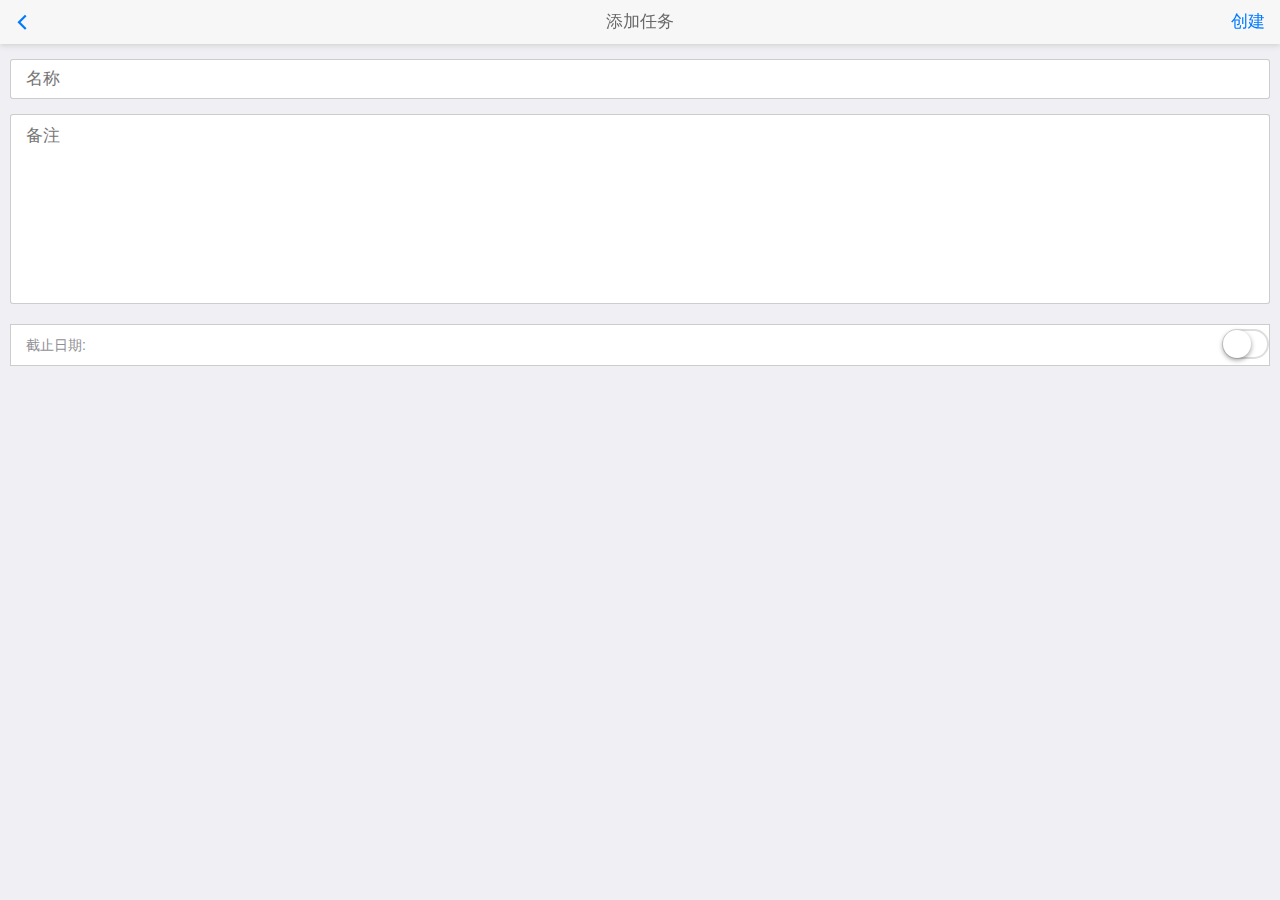
<file: components/Add/add.html>
<!DOCTYPE html>
<html>
	<head>
		<meta charset="UTF-8">
		<title></title>
		<meta name="viewport" content="width=device-width,initial-scale=1,minimum-scale=1,maximum-scale=1,user-scalable=no" />
		<meta name="apple-mobile-web-app-capable" content="yes">
		<meta name="apple-mobile-web-app-status-bar-style" content="black-translucent">
		<link href="../../css/mui.min.css" rel="stylesheet" />
		<script src="../../js/mui.min.js"></script>
		<script src="../../js/vue.min.js"></script>
		<script src="../../js/mui.picker.min.js" type="text/javascript" charset="utf-8"></script>
		<link rel="stylesheet" type="text/css" href="../../css/mui.picker.min.css"/>
		<link rel="stylesheet" type="text/css" href="../../css/loading.css"/>
		<script src="../../js/util.js" type="text/javascript" charset="utf-8"></script>
		<script src="../../js/url.js" type="text/javascript" charset="utf-8"></script>
		<style type="text/css">
			html,body{
				height: 100%;
				width: 100%;
				font-family:Helvetica;
			}
			.create{
				display: inline-block;
				float: right;
				height: 100%;
				line-height: 44px;
				width: 44px;
				text-align: center;
			}
			.wrap{
				margin-top: 15px;
				width: 100%;
				box-sizing: border-box;
				padding: 0 10px;
			}
			.switch{
				width: 100%;
				background: white;
				border: 1px solid rgba(0,0,0,.2);
				box-sizing: border-box;
			}
			.switch p{
				margin-left: 15px;
				float: left;
				height: 100%;
				line-height: 40px;
				margin-bottom: 0;
			}
			.switch .dataSwitch{
				margin-top: 4px;
				float: right;
			}
			.switch .dataContent{
				margin-top: 40px;
				height: 0;
				overflow: hidden;
				transition: all .4s;
				box-sizing: border-box;
				line-height: 40px;
				text-align: center;
			}
			.switch .dataContent span{
				padding-right: 10px;
			}
		</style>
	</head>
	<body>
		<div id="loading" class="loading">
			<div class="spinner">
				<div class="bounce1"></div>
				<div class="bounce2"></div>
				<div class="bounce3"></div>
			</div>
		</div>
		
		<header class="mui-bar mui-bar-nav">
		    <a class="mui-action-back mui-icon mui-icon-left-nav mui-pull-left"></a>
		    <h1 class="mui-title" style="color: #686868;">添加任务</h1>
		    <a href="javascript:;" id="create" class="create">创建</a>
		</header>
		<div class="mui-content">
			<div class="wrap">
				<div class="input">
					<input id="listname" type="text" placeholder="名称" />
				</div>
				<div class="input">
					<textarea id="listremark" maxlength="200" rows="8" placeholder="备注" ></textarea>
				</div>
				<div class="switch mui-clearfix">
					<p>截止日期:<span id="endStatus"></span></p>
					<div id="dataSwitch" class="dataSwitch mui-switch mui-switch-mini">
						<div class="mui-switch-handle"></div>
					</div>
					<div id="dataContent" class="dataContent mui-clearfix">
						<span id="endDate"></span>
						<a id="selectDate" href="javascript:;">选择</a>
					</div>
				</div>
				<!--<button type="button" id="aaa">啊啊</button>-->
			</div>
		</div>
		<script src="add.js" type="text/javascript" charset="utf-8"></script>
	</body>
</html>
</file>
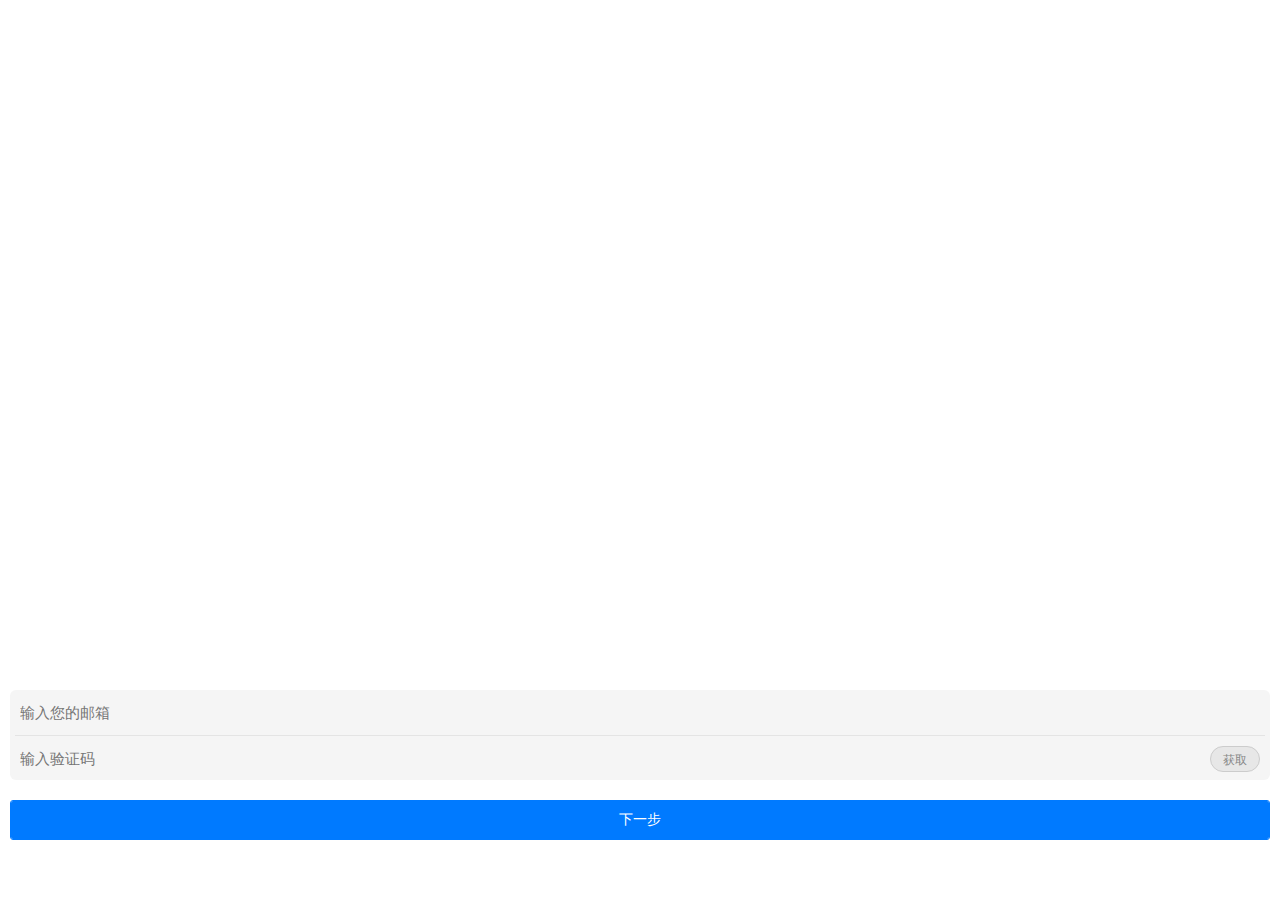
<file: components/Forgot/forgot.html>
<!DOCTYPE html>
<html>
	<head>
		<meta charset="UTF-8">
		<title></title>
		<meta name="viewport" content="width=device-width,initial-scale=1,minimum-scale=1,maximum-scale=1,user-scalable=no" />
		<meta name="apple-mobile-web-app-capable" content="yes">
		<meta name="apple-mobile-web-app-status-bar-style" content="black-translucent">
		<link href="../../css/mui.min.css" rel="stylesheet" />
		<script src="../../js/mui.min.js" type="text/javascript" charset="utf-8"></script>
		<script src="../../js/vue.min.js" type="text/javascript" charset="utf-8"></script>
		<script src="../../js/url.js" type="text/javascript" charset="utf-8"></script>
		<style type="text/css">
			html,body{
				width: 100%;
				height: 100%;
				overflow: hidden;
				background: white;
			}
			.myIcon{
				font-size: 20px;
			}
			#forgot{
				width: 100%;
				height: 100%;
				position: relative;
			}
			.wrap{
				width: 100%;
				box-sizing: border-box;
				position: absolute;
				bottom: 50px;
				padding: 10px;
				left: 0;
			}
			.form{
				background: #F5F5F5;
				padding: 0 5px;
				border-radius: 6px;
			}
			.form .formItem{
				width: 100%;
				height: 45px;
				border-top: 1px solid #E4E4E4;
				display: flex;
			}
			.form .formItem:nth-child(1){
				border-top: 0 solid transparent;
				border-top: none;
			}
			.form .formItem input[type='text']{
				line-height: 21px;
				width: 100%;
			    height: 45px; 
			    margin-bottom: 0; 
			    padding: 0; 
			    -webkit-user-select: text; 
			    border-radius: 3px; 
			    outline: 0; 
			    background-color: transparent; 
				outline: none;
				-webkit-appearance: none;
				border-radius: 0;
				border: none;
				font-size: 15px;
				box-sizing: border-box;
				padding:0 5px;
			}
			.form .formItem input.code{
				flex: 1;
				margin-right: 5px;
			}
			.form .formItem .codeBtn{
				display: inline-block;
				width: 50px;
				height: 26px;
				line-height: 26px;
				font-size: 12px;
				background: #E7E7E7;
				margin-top: 10px;
				border-radius: 25px;
				text-align: center;
				color: #888888;
				box-sizing: border-box;
				padding:0;
				margin-right: 5px;
			}
			.wrap .btn{
				display: inline-block;
				width: 100%;
				height: 40px;
				margin: 20px 0 0 0;
				box-sizing: border-box;
			}
		</style>
	</head>
	<body>
		<div id="forgot">
			<div class="wrap">
				<form class="form">
					<div class="formItem">
				    	<input id="usermail" type="text" placeholder="输入您的邮箱">
				    </div>
				    <div class="formItem">
				        <input id="code" class="code" type="text" placeholder="输入验证码">
				        <button type="button" id="codeBtn" class="codeBtn">获取</button>
				    </div>
				</form>
				<button id="next" type="button" class="btn mui-btn mui-btn-primary">下一步</button>
			</div>
		</div>
		<script type="text/javascript">
			var oWrap = document.querySelector('.wrap');
			window.addEventListener('resize',function(){
				var h = document.documentElement.clientHeight || document.body.clientHeight;
				var a = h > 430 ? '50px' : '5px';
				oWrap.style.bottom = a;
			});
		</script>
		<script src="forgot.js" type="text/javascript" charset="utf-8"></script>
	</body>
</html>
</file>
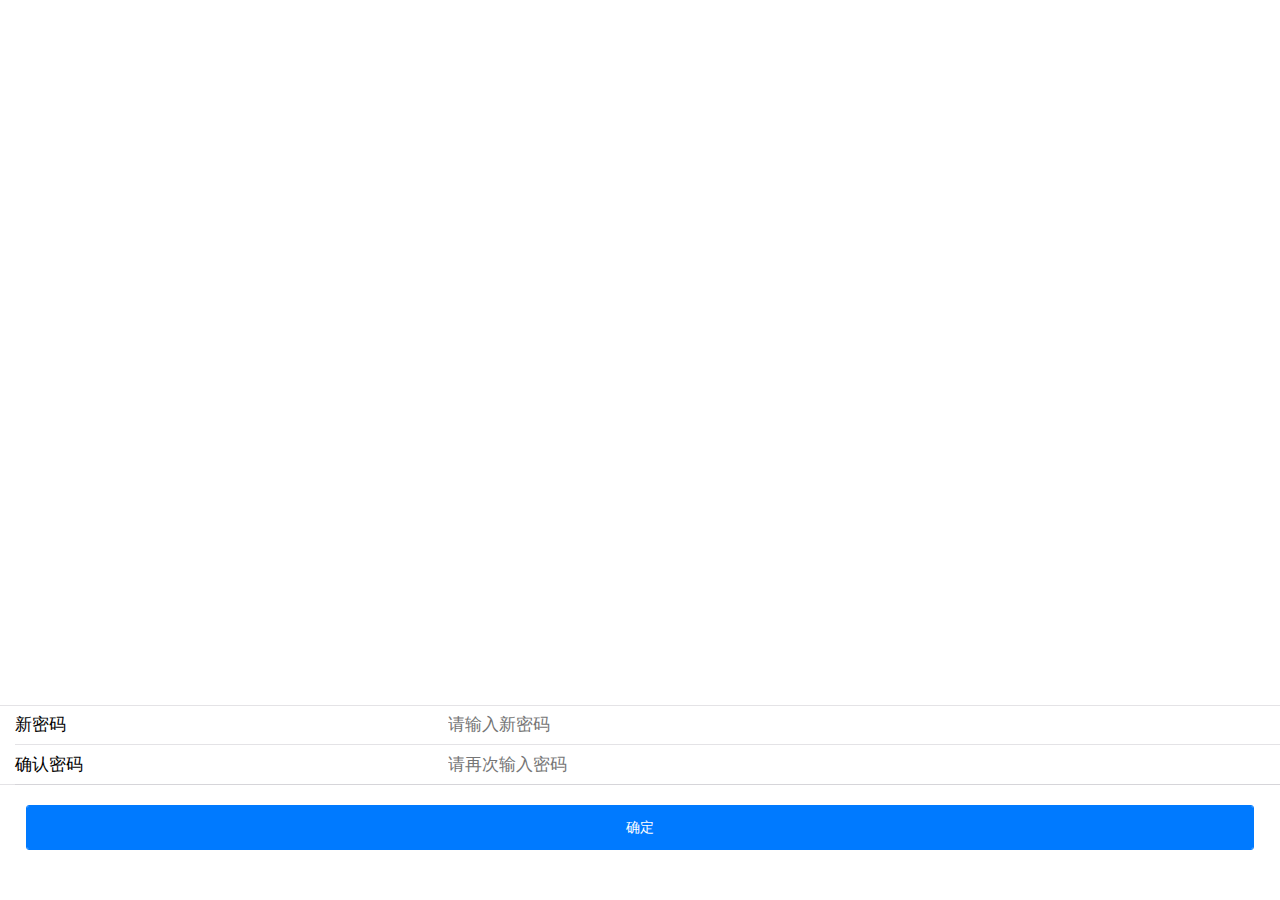
<file: components/Forgot/forgotSubmit.html>
<!DOCTYPE html>
<html>
	<head>
		<meta charset="UTF-8">
		<title></title>
		<meta name="viewport" content="width=device-width,initial-scale=1,minimum-scale=1,maximum-scale=1,user-scalable=no" />
		<meta name="apple-mobile-web-app-capable" content="yes">
		<meta name="apple-mobile-web-app-status-bar-style" content="black-translucent">
		<link href="../../css/mui.min.css" rel="stylesheet" />
		<script src="../../js/mui.min.js" type="text/javascript" charset="utf-8"></script>
		<script src="../../js/vue.min.js" type="text/javascript" charset="utf-8"></script>
		<script src="../../js/url.js" type="text/javascript" charset="utf-8"></script>
		<style type="text/css">
			html,body{
				width: 100%;
				height: 100%;
				overflow: hidden;
				background: white;
			}
			#forgotSubmit{
				width: 100%;
				height: 100%;
				position: relative;
			}
			.wrap{
				width: 100%;
				box-sizing: border-box;
				position: absolute;
				bottom: 50px;
				left: 0;
			}
			.btn{
				margin-top: 20px;
				width: 96%;
				margin-left: 2%;
				height: 45px;
			}
		</style>
	</head>
	<body>
		<div id="forgotSubmit">
			<div class="wrap">
				<form class="mui-input-group">
					<div class="mui-input-row">
						<label>新密码</label>
				    	<input id="password" type="password" placeholder="请输入新密码">
				    </div>
					<div class="mui-input-row">
						<label>确认密码</label>
				    	<input id="passwordOk" type="password" placeholder="请再次输入密码">
				    </div>
				</form>
				<button
					id="queryBtn"
					type="button"
					data-loading-icon="mui-spinner"
					class="btn mui-btn mui-btn-primary">确定</button>
			</div>
		</div>
		<script type="text/javascript">
			var oWrap = document.querySelector('.wrap');
			window.addEventListener('resize',function(){
				var h = document.documentElement.clientHeight || document.body.clientHeight;
				var a = h > 430 ? '50px' : '5px';
				oWrap.style.bottom = a;
			});
		</script>
		<script src="forgotSubmit.js" type="text/javascript" charset="utf-8"></script>
	</body>
</html>
</file>
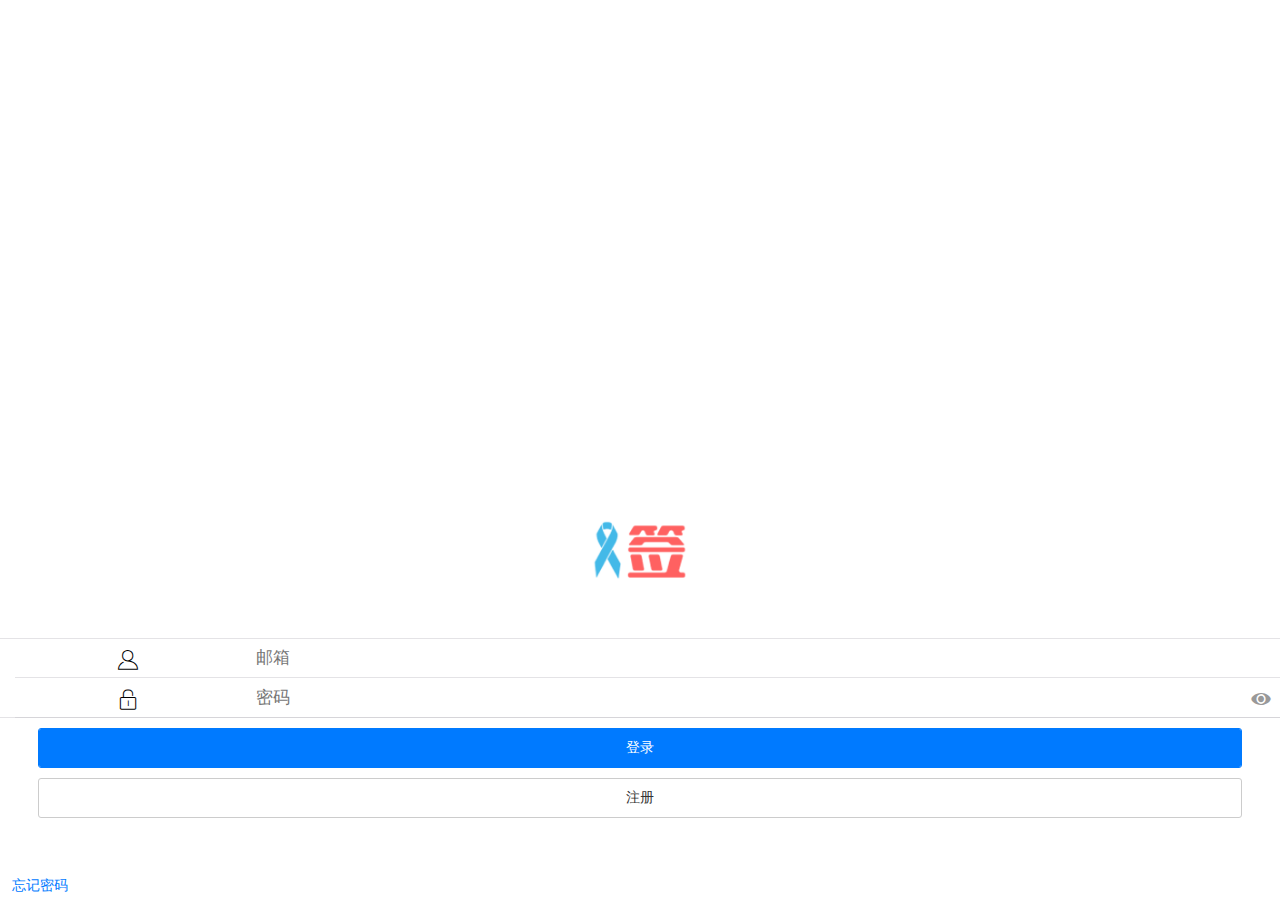
<file: components/Login/login.html>
<!doctype html>
<html>
	<head>
		<meta charset="UTF-8">
		<title></title>
		<meta name="viewport" content="width=device-width,initial-scale=1,minimum-scale=1,maximum-scale=1,user-scalable=no" />
		<meta name="apple-mobile-web-app-capable" content="yes">
		<meta name="apple-mobile-web-app-status-bar-style" content="black-translucent">
		<link href="../../css/mui.min.css" rel="stylesheet" />
		<link rel="stylesheet" type="text/css" href="../../css/iconfont/iconfont.css"/>
		<script src="../../js/mui.min.js" type="text/javascript" charset="utf-8"></script>
		<script src="../../js/url.js" type="text/javascript" charset="utf-8"></script>
		<style type="text/css">
			html,body{
				width: 100%;
				height: 100%;
				overflow: hidden;
				background: white;
			}
			.myIcon{
				font-size: 20px;
			} 
			
			.login{
				height: 100%;
				width: 100%;
				position: relative;
			}
			.logo{
				background: url(../assets/logo108x108.png) left top/cover no-repeat;
				width: 98px;
				height: 98px;
				margin: 0 auto 40px auto;
			}
			.form{
				width: 100%;
				height: 320px;
				position: absolute;
				bottom: 80px;
				left: 0;
			}
			.form .mui-input-row{
				height: 40px;
			}
			.form .mui-input-row label{
				width: 20%;
				text-align: center;
			}
			.form .mui-input-row label~input{
				width: 80%;
				color:#686868;
			}
			
			.form .submit{
				width: 94%;
				height: 40px;
				margin-top: 10px;
				margin-left: 3%;
			}
			
			.forgot {
				position: absolute;
				bottom: 0;
				left: 0;
				width: 80px;
				height: 30px;
				line-height: 30px;
				text-align: center;
				font-size: 14px;
			}
		</style>
	</head>

	<body>
		<div class="login">
			<div class="form">
				<div class="logo"></div>
				<form class="mui-input-group">
				    <div class="mui-input-row">
				        <label><i class="myIcon iconfont icon-account"></i></label>
				    	<input id="usermail" data-type="邮箱" type="text" class="mui-input-clear" placeholder="邮箱">
				    </div>
				    <div class="mui-input-row">
				        <label><i class="myIcon iconfont icon-password"></i></label>
				    	<input id="password" data-type="密码" type="password" class="mui-input-password" placeholder="密码">
				    </div>
				</form>
				<button 
					id="loginBtn" 
					type="button" 
					data-loading-icon="mui-spinner mui-spinner-custom"
					data-loading-text="登录中"
					class="submit mui-btn mui-btn-primary">登录</button>
				<button id="regBtn" type="button" class="submit mui-btn">注册</button>
			</div>
			
			<a id="forgot" class="forgot" href="javascript:;">忘记密码</a>
		</div>
		
		<script src="login.js" type="text/javascript" charset="utf-8"></script>
	</body>

</html>
</file>
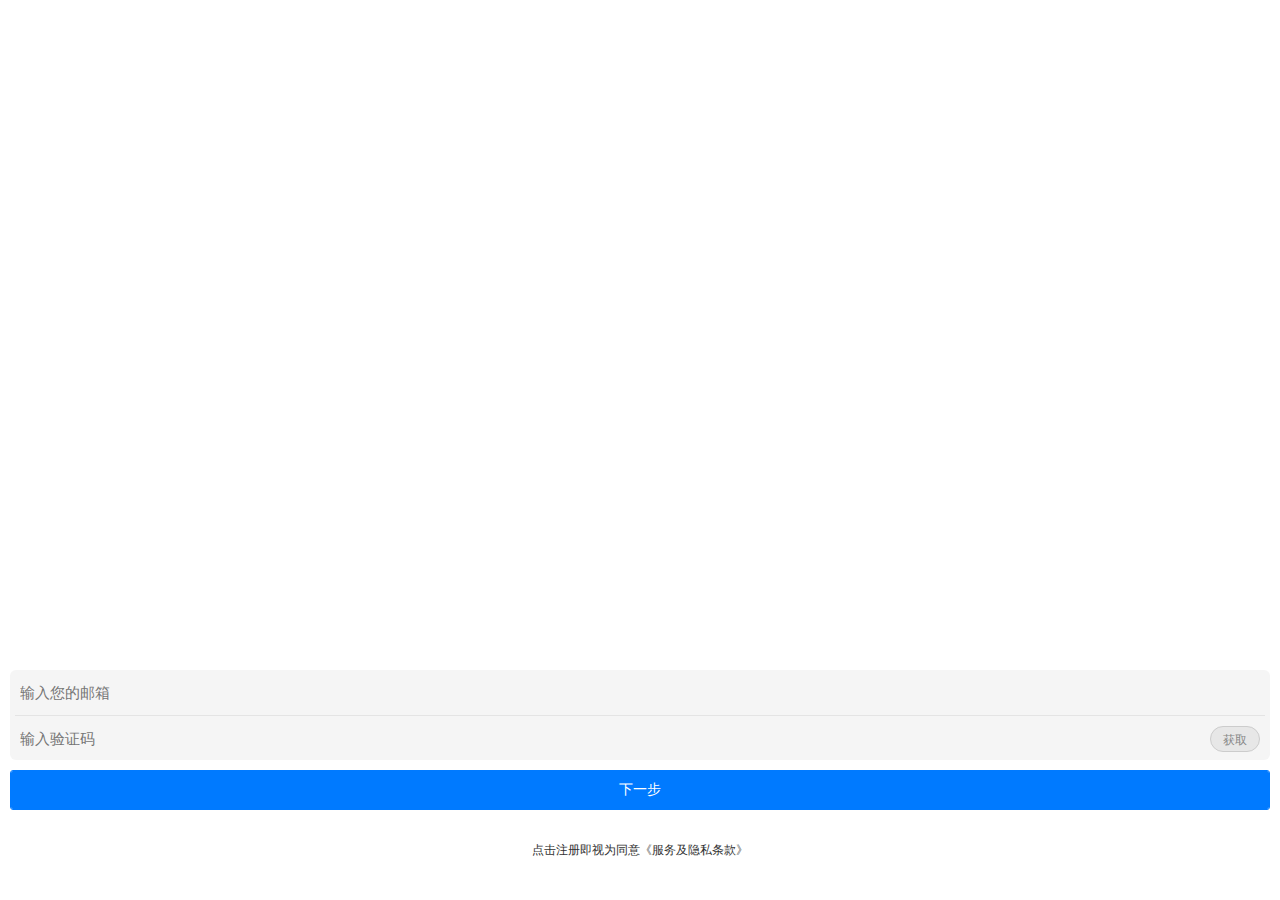
<file: components/Register/register.html>
<!doctype html>
<html>

	<head>
		<meta charset="UTF-8">
		<title></title>
		<meta name="viewport" content="width=device-width,initial-scale=1,minimum-scale=1,maximum-scale=1,user-scalable=no" />
		<meta name="apple-mobile-web-app-capable" content="yes">
		<meta name="apple-mobile-web-app-status-bar-style" content="black-translucent">
		<link href="../../css/mui.min.css" rel="stylesheet" />
		<script src="../../js/mui.min.js" type="text/javascript" charset="utf-8"></script>
		<script src="../../js/vue.min.js" type="text/javascript" charset="utf-8"></script>
		<script src="../../js/url.js" type="text/javascript" charset="utf-8"></script>
		<style type="text/css">
			html,body{
				width: 100%;
				height: 100%;
				overflow: hidden;
				background: white;
			}
			.myIcon{
				font-size: 20px;
			}
			#register{
				width: 100%;
				height: 100%;
				position: relative;
			}
			.wrap{
				width: 100%;
				box-sizing: border-box;
				position: absolute;
				bottom: 80px;
				padding: 10px;
				left: 0;
			}
			.form{
				background: #F5F5F5;
				padding: 0 5px;
				border-radius: 6px;
			}
			.form .formItem{
				width: 100%;
				height: 45px;
				border-top: 1px solid #E4E4E4;
				display: flex;
			}
			.form .formItem:nth-child(1){
				border-top: 0 solid transparent;
				border-top: none;
			}
			.form .formItem input[type='text']{
				line-height: 21px;
				width: 100%;
			    height: 45px;
			    margin-bottom: 0;
			    padding: 0;
			    -webkit-user-select: text;
			    border-radius: 3px;
			    outline: 0;
			    background-color: transparent; 
				outline: none;
				-webkit-appearance: none;
				border-radius: 0;
				border: none;
				font-size: 15px;
				box-sizing: border-box;
				padding:0 5px;
			}
			.form .formItem input.code{
				flex: 1;
				margin-right: 5px;
			}
			.form .formItem .codeBtn{
				display: inline-block;
				width: 50px;
				height: 26px;
				line-height: 26px;
				font-size: 12px;
				background: #E7E7E7;
				margin-top: 10px;
				border-radius: 25px;
				text-align: center;
				color: #888888;
				box-sizing: border-box;
				padding:0;
				margin-right: 5px;
			}
			.wrap .btn{
				display: inline-block;
				width: 100%;
				height: 40px;
				margin: 10px 0 0 0;
				box-sizing: border-box;
			}
			.bottomText{
				position: absolute;
				bottom: 0;
				left: 0;
				height: 80px;
				width: 100%;
				line-height: 80px;
				text-align: center;
				font-size: 12px;
				color: #333333;
			}
		</style>
	</head>

	<body>
		<div id="register">
			<div class="wrap">
				<form class="form">
					<div class="formItem">
				    	<input id="usermail" type="text" placeholder="输入您的邮箱">
				    </div>
				    <div class="formItem">
				        <input id="code" class="code" type="text" placeholder="输入验证码">
				        <button type="button" id="codeBtn" class="codeBtn">获取</button>
				    </div>
				</form>
				<button id="next" type="button" class="btn mui-btn mui-btn-primary">下一步</button>
			</div>
			<p class="bottomText">
				点击注册即视为同意《服务及隐私条款》
			</p>
		</div>
		<script type="text/javascript">
			var oWrap = document.querySelector('.wrap');
			var oBottomText = document.querySelector('.bottomText');
			window.addEventListener('resize',function(){
				var h = document.documentElement.clientHeight || document.body.clientHeight;
				var a = h > 430 ? '80px' : '20px';
				var b = h > 430 ? '60px' : '14px';
				oBottomText.style.height = b;
				oBottomText.style.lineHeight = b;
				oWrap.style.bottom = a;
			});
		</script>
		<script src="register.js" type="text/javascript" charset="utf-8"></script>
	</body>
</html>
</file>
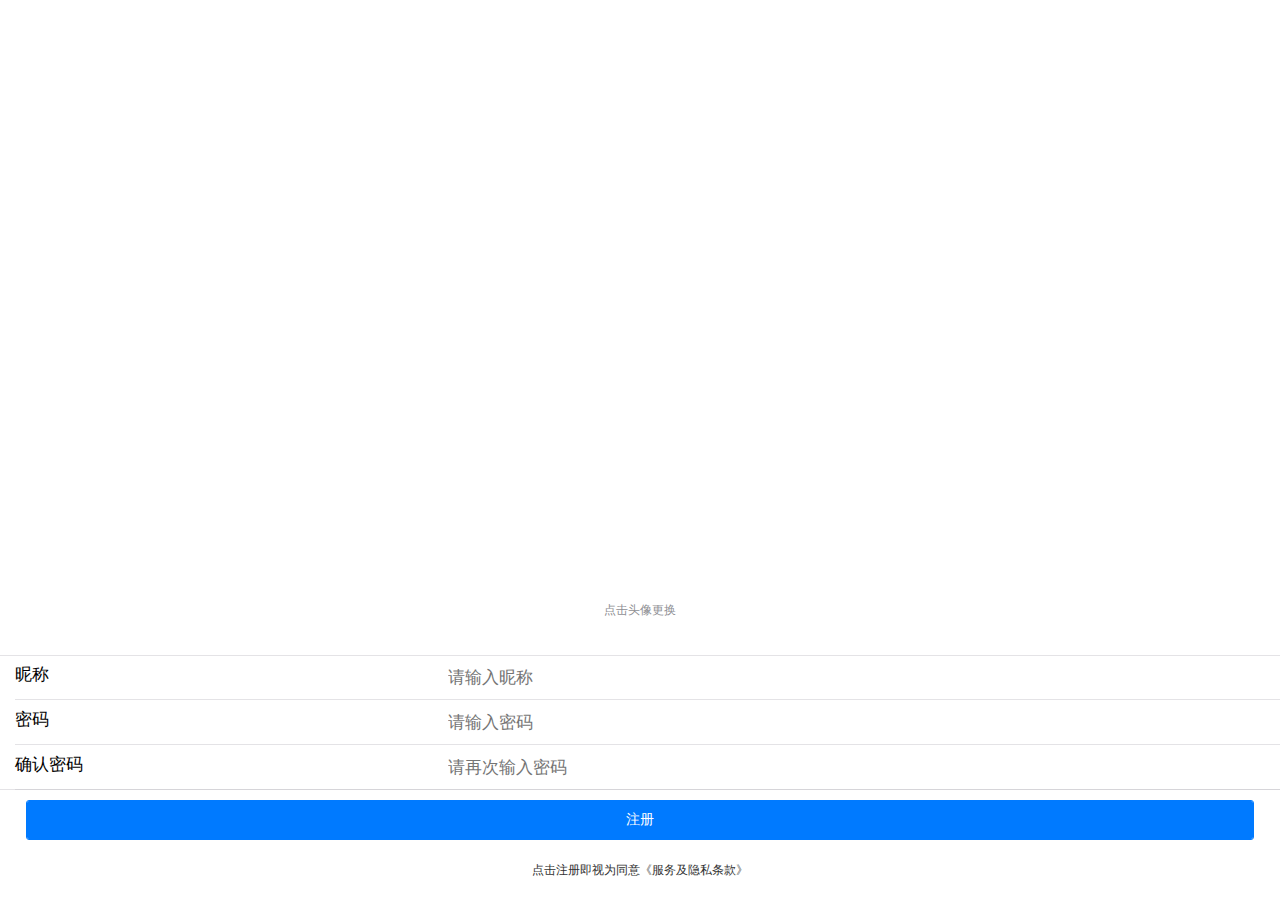
<file: components/Register/regSubmit.html>
<!DOCTYPE html>
<html>
	<head>
		<meta charset="UTF-8">
		<title></title>
		<meta name="viewport" content="width=device-width,initial-scale=1,minimum-scale=1,maximum-scale=1,user-scalable=no" />
		<meta name="apple-mobile-web-app-capable" content="yes">
		<meta name="apple-mobile-web-app-status-bar-style" content="black-translucent">
		<link href="../../css/mui.min.css" rel="stylesheet" />
		<script src="../../js/mui.min.js" type="text/javascript" charset="utf-8"></script>
		<script src="../../js/vue.min.js" type="text/javascript" charset="utf-8"></script>
		<script src="../../js/url.js" type="text/javascript" charset="utf-8"></script>
		<style type="text/css">
			html,body{
				width: 100%;
				height: 100%;
				overflow: hidden;
				background: white;
			}
			#regSubmit{
				width: 100%;
				height: 100%;
				position: relative;
			}
			.avatarWrap{
				position: absolute;
				left: 0;
				right: 0;
				width: 100%;
				height: 100%;
				display: flex;
				justify-content: center;
				align-items: center;
				box-sizing: border-box;
				overflow: hidden;
				opacity: 0;
				z-index: -1;
			}
			.avatarWrap.avatarShow{
				z-index: 999;
				opacity: 1;
			}
			.avatarWrap .selectAvatar{
				background: white;
				width: 94%;
				border-radius: 6px;
				padding: 20px 0;
				box-sizing: border-box;
			}
			.avatarWrap .selectAvatar .imgWrap img{
				border-radius: 50%;
				overflow: hidden;
			}
			.avatarWrap .selectAvatar .imgWrap img.act{
				border: 2px solid #2295FD;
			}
			
			.wrap{
				width: 100%;
				box-sizing: border-box;
				position: absolute;
				bottom: 60px;
				left: 0;
			}
			.wrap .avatar{
				width: 100%;
				height: 200px;
				display: flex;
				flex-direction: column;
				justify-content: center;
				align-items: center;
			}
			.wrap .avatar .myAvatar{
				width: 100px;
				height: 100px;
				background-repeat: no-repeat;
				background-size: 100% 100%;
				background-position: left top;
				border-radius: 50%;
			}
			.wrap .avatar p{
				font-size: 12px;
				margin: 10px 0 0 0;
			}
			
			.wrap .mui-input-group .mui-input-row{
				height: 45px;
			}
			.wrap .mui-input-row label{
				height: 45px;
			}
			.wrap .mui-input-row label~input{
				height: 45px;
			}
			
			.btn{
				margin-top: 10px;
				width: 96%;
				margin-left: 2%;
				height: 40px;
			}
			.bottomText{
				position: absolute;
				bottom: 0;
				left: 0;
				height: 60px;
				width: 100%;
				line-height: 60px;
				text-align: center;
				font-size: 12px;
				color: #333333;
				margin-bottom: 0;
			}
		</style>
	</head>
	<body>
		<div id="regSubmit">
			<div id="avatarWrap" class="avatarWrap">
				<div class="selectAvatar">
					<p style="margin-left: 5px;">请选择头像</p>
					<div v-for="(v,i) in list" :key="i" class="mui-row" style="margin-top: 5px;">
				        <div v-for="item in v.data" :key="item._id" :data-index="item._id" class="imgWrap mui-col-sm-3 mui-col-xs-3" style="padding: 0 5px;">
				            <img width="100%" :class="{act:actIndex==item._id}" :src="item.src" alt="头像"/>
				        </div>
				    </div>
				    <button id="close" type="button" class="btn mui-btn">关闭</button>
				</div>
			</div>
			<div class="wrap">
				<div class="avatar">
					<div :style="{backgroundImage:'url(../assets/avatar/tx'+actIndex+'.jpg)'}" id="myAvatar" class="myAvatar"></div>
					<p>点击头像更换</p>
				</div>
				<form class="mui-input-group">
					<div class="mui-input-row">
						<label>昵称</label>
				    	<input id="nickname" type="text" placeholder="请输入昵称">
				    </div>
					<div class="mui-input-row">
						<label>密码</label>
				    	<input id="password" type="password" placeholder="请输入密码">
				    </div>
					<div class="mui-input-row">
						<label>确认密码</label>
				    	<input id="passwordOk" type="password" placeholder="请再次输入密码">
				    </div>
				</form>
				<button id="registerBtn" type="button" data-loading-icon="mui-spinner" class="btn mui-btn mui-btn-primary">注册</button>
			</div>
			<p class="bottomText">
				点击注册即视为同意《服务及隐私条款》
			</p>
		</div>
		<script src="regSubmit.js" type="text/javascript" charset="utf-8"></script>
	</body>
</html>
</file>
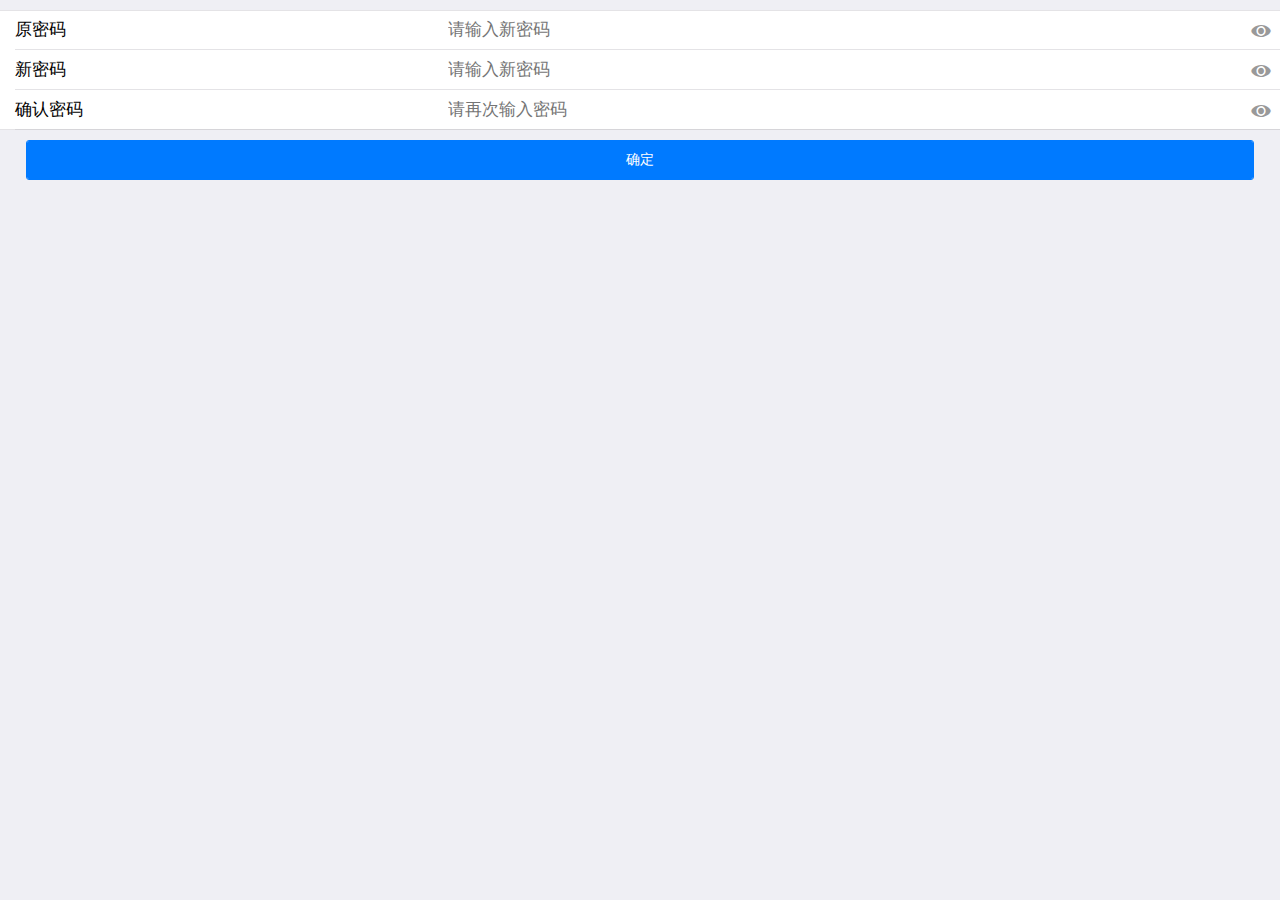
<file: components/User/updatePass.html>
<!DOCTYPE html>
<html>
	<head>
		<meta charset="UTF-8">
		<title></title>
		<meta name="viewport" content="width=device-width,initial-scale=1,minimum-scale=1,maximum-scale=1,user-scalable=no" />
		<meta name="apple-mobile-web-app-capable" content="yes">
		<meta name="apple-mobile-web-app-status-bar-style" content="black-translucent">
		<link href="../../css/mui.min.css" rel="stylesheet" />
		<script src="../../js/mui.min.js" type="text/javascript" charset="utf-8"></script>
		<link rel="stylesheet" type="text/css" href="../../css/iconfont/iconfont.css"/>
		<script src="../../js/url.js" type="text/javascript" charset="utf-8"></script>
		<style type="text/css">
			html,body{
				width: 100%;
				height: 100%;
				overflow: hidden;
			}
			#forgotSubmit{
				width: 100%;
				height: 100%;
				position: relative;
			}
			.wrap{
				width: 100%;
				box-sizing: border-box;
				position: absolute;
				top: 10px;
				left: 0;
			}
			.btn{
				margin-top: 10px;
				width: 96%;
				margin-left: 2%;
				height: 40px;
			}
		</style>
	</head>
	<body>
		<div id="forgotSubmit">
			<div class="wrap">
				<form class="mui-input-group">
					<div class="mui-input-row">
						<label>原密码</label>
				    	<input id="oldPassword" class="mui-input-password" type="password" placeholder="请输入新密码">
				    </div>
					<div class="mui-input-row">
						<label>新密码</label>
				    	<input id="password" class="mui-input-password" type="password" placeholder="请输入新密码">
				    </div>
					<div class="mui-input-row">
						<label>确认密码</label>
				    	<input id="passwordOk" class="mui-input-password" type="password" placeholder="请再次输入密码">
				    </div>
				</form>
				<button
					id="queryBtn"
					type="button"
					data-loading-icon="mui-spinner"
					class="btn mui-btn mui-btn-primary">确定</button>
			</div>
		</div>
		<script src="updatePass.js" type="text/javascript" charset="utf-8"></script>
	</body>
</html>
</file>
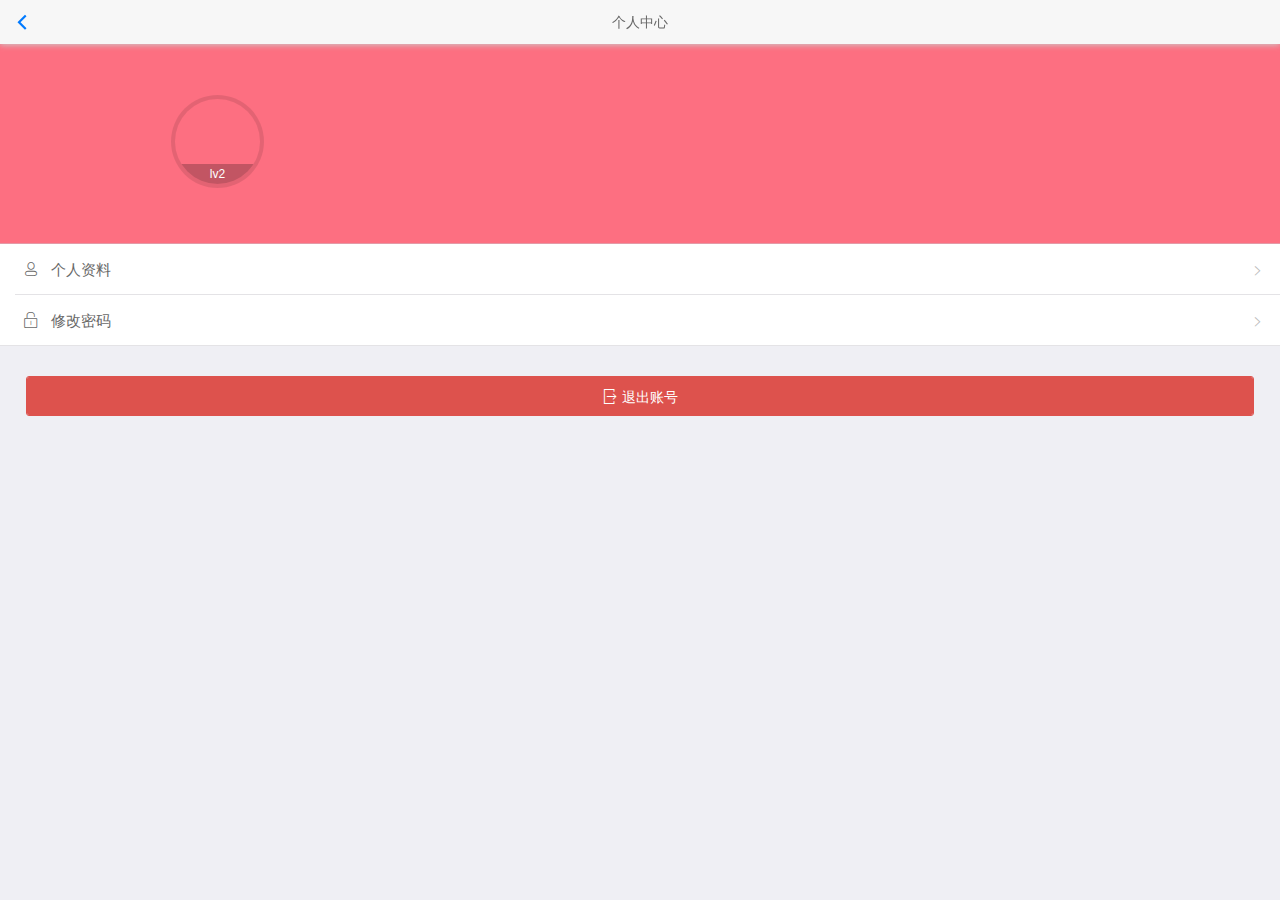
<file: components/User/user.html>
<!DOCTYPE html>
<html>
	<head>
		<meta charset="UTF-8">
		<meta name="viewport" content="width=device-width,initial-scale=1,minimum-scale=1,maximum-scale=1,user-scalable=no" />
		<meta name="apple-mobile-web-app-capable" content="yes">
		<meta name="apple-mobile-web-app-status-bar-style" content="black-translucent">
		<link href="../../css/mui.min.css" rel="stylesheet" />
		<script src="../../js/mui.min.js" type="text/javascript" charset="utf-8"></script>
		<link rel="stylesheet" type="text/css" href="../../css/iconfont/iconfont.css"/>
		<script src="../../js/url.js" type="text/javascript" charset="utf-8"></script>
		<style type="text/css">
			html,body{
				width: 100%;
				height: 100%;
			}
			.content{
				position: absolute;
				width: 100%;
				height: 100%;
				/*padding-top: 0 !important;*/
			}
			.my{
				height: 200px;
				width: 100%;
				display: flex;
				align-items: center;
				background: #FD6F81;
			}
			.my .avatarBox{
				flex: 1;
				padding: 10px;
				min-width: 110px;
				min-height: 110px;
				box-sizing: border-box;
				display: flex;
				justify-content: center;
			}
			.my .avatar{
				position: relative;
				width: 85px;
				height: 85px;
				border-radius: 50%;
				box-shadow: 0px 0px 0px 4px rgba(0,0,0,.1);
				background-size: 100% 100%;
				background-repeat: no-repeat;
				background-position: left top;
				overflow: hidden;
			}
			.my .avatar .level{
				color: white;
				background: rgba(0,0,0,.23);
				position: absolute;
				bottom: 0;
				width: 100%;
				text-align: center;
				margin: 0;
				font-size: 12px;
				line-height: 20px;
			}
			.my .text{
				flex: 2;
				margin: 0 10px 0 5px;
				line-height: 1;
				display: flex;
				flex-direction: column;
				overflow: hidden;
			}
			.my .text p{
				flex: 1;
				margin-bottom: 5px;
				line-height: 20px;
				color: white;
				font-size: 16px;
				overflow: hidden;
				text-overflow: ellipsis;
				white-space: nowrap;
			}
			.ul{
				
			}
			.ul li{
				padding: 13px 15px;
			}
			.ul li a{
				color: #686868 !important;
				font-size: 15px;
			}
			
			.btn{
				margin-top: 30px;
				width: 96%;
				margin-left: 2%;
				height: 40px;
				
			}
		</style>
	</head>
	<body>
		<header class="mui-bar mui-bar-nav">
		    <a class="mui-action-back mui-icon mui-icon-left-nav mui-pull-left"></a>
		    <h1 class="mui-title" style="color: #686868;font-size: 14px;">个人中心</h1>
		</header>
		
		<div class="content mui-content">
		    <div class="my">
		    	<div class="avatarBox">
		    		<div class="avatar" id="userAvatar">
			    		<p class="level" id="level">lv2</p>
		    		</div>
		    	</div>
		    	<div class="text">
			    	<p id="userName"></p>
			    	<p id="userDay"></p>
		    	</div>
		    </div>
		    <ul class="ul mui-table-view">
			    <li class="mui-table-view-cell">
			        <a id="updateInfo" class="mui-navigate-right">
			        	<i style="margin: 0 8px;" class="iconfont icon-wode"></i>
			        	个人资料
			        </a>
			    </li>
			    <li class="mui-table-view-cell">
			        <a id="updatePass" class="mui-navigate-right">
			        	<i style="margin: 0 8px;" class="iconfont icon-password"></i>
			        	修改密码
			        </a>
			    </li>
			</ul>
			
		    <button type="button" id="logout" class="btn mui-btn mui-btn-red">
		    	<i class="iconfont icon-tuichu"></i>
		    	退出账号
		    </button>
		    <p id="version" style="text-align: center;margin-top: 20px;"></p>
		</div>
		<script src="user.js" type="text/javascript" charset="utf-8"></script>
	</body>
</html>
</file>
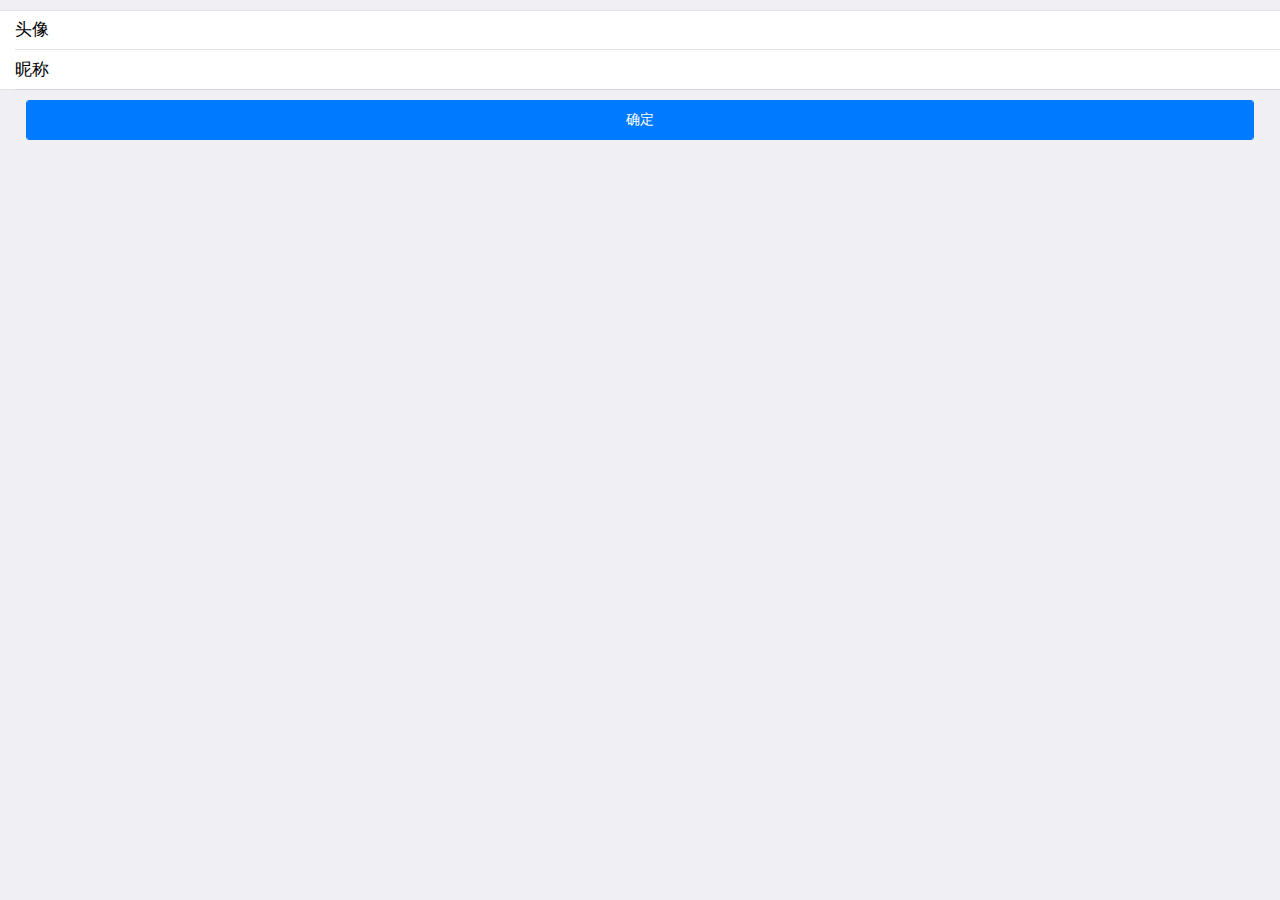
<file: components/User/userInfo.html>
<!DOCTYPE html>
<html>
	<head>
		<meta charset="UTF-8">
		<meta name="viewport" content="width=device-width,initial-scale=1,minimum-scale=1,maximum-scale=1,user-scalable=no" />
		<meta name="apple-mobile-web-app-capable" content="yes">
		<meta name="apple-mobile-web-app-status-bar-style" content="black-translucent">
		<link href="../../css/mui.min.css" rel="stylesheet" />
		<script src="../../js/mui.min.js" type="text/javascript" charset="utf-8"></script>
		<script src="../../js/vue.min.js" type="text/javascript" charset="utf-8"></script>
		<script src="../../js/vue-tap.js" type="text/javascript" charset="utf-8"></script>
		<link rel="stylesheet" type="text/css" href="../../css/iconfont/iconfont.css"/>
		<script src="../../js/url.js" type="text/javascript" charset="utf-8"></script>
		<style type="text/css">
			.avatarBox{
				width: 65%;
				height: 40px;
				margin-left: 35%;
			}
			.avatarBox .avatar{
				display: inline-block;
				width: 36px;
				height: 36px;
				margin-top:2px;
				background-repeat: no-repeat;
				background-size: 100% 100%;
				background-position: left top;
			}
			
			.avatarWrap{
				position: absolute;
				left: 0;
				right: 0;
				width: 0;
				height: 0;
				display: flex;
				justify-content: center;
				align-items: center;
				box-sizing: border-box;
				overflow: hidden;
				opacity: 0;
				z-index: -1;
			}
			.avatarWrap.avatarShow{
				width: 100%;
				height: 100%;
				z-index: 999;
				opacity: 1;
			}
			.avatarWrap .selectAvatar{
				background: white;
				width: 94%;
				border-radius: 6px;
				padding: 20px 0;
				text-align: center;
				box-sizing: border-box;
			}
			.avatarWrap .selectAvatar .imgWrap img{
				border-radius: 50%;
				overflow: hidden;
			}
			.avatarWrap .selectAvatar .imgWrap img.act{
				border: 2px solid #2295FD;
			}
		</style>
	</head>
	<body>
		<div id="userinfo">
			
			<div id="avatarWrap" class="avatarWrap">
				<div class="selectAvatar">
					<p style="margin-left: 5px;">请选择头像</p>
					<div v-for="(v,i) in list" :key="i" class="mui-row" style="margin-top: 5px;">
				        <div v-for="item in v.data" :key="item._id" :data-index="item._id" class="imgWrap mui-col-sm-3 mui-col-xs-3" style="padding: 0 5px;">
				            <img width="100%" :class="{act:actIndex==item._id}" :src="item.src" alt="头像"/>
				        </div>
				    </div>
				    <button id="close" type="button" class="btn mui-btn">关闭</button>
				</div>
			</div>
			
			<div style="margin-top: 10px;" class="mui-input-group">
			    <div class="mui-input-row">
			        <label>头像</label>
			        <div class="avatarBox" id="updateAvatar">
			        	<div class="avatar" :style="{backgroundImage: 'url(../assets/avatar/tx'+actIndex+'.jpg)'}"></div>
			        </div>
			    </div>
			    <div class="mui-input-row">
			        <label>昵称</label>
			        <input v-model="username" type="text" class="mui-input-clear">
			    </div>
			</div>
			
		    <button style="width:96%;margin-left: 2%;margin-top: 10px;height: 40px;"
		    	type="button"
		    	id="query"
				data-loading-icon="mui-spinner mui-spinner-custom"
				data-loading-text="正在加载"
		    	class="btn mui-btn mui-btn-blue">
		    	确定
		    </button>
		</div>
	</body>
	<script src="userInfo.js" type="text/javascript" charset="utf-8"></script>
</html>
</file>
<file: css/loading.css>
/*
	<div class="loading">
		<div class="spinner">
			<div class="bounce1"></div>
			<div class="bounce2"></div>
			<div class="bounce3"></div>
		</div>
	</div>
 */
.loading{
	position: fixed;
	top: 0;
	left: 0;
	width: 100%;
	height: 100%;
	overflow: hidden;
	background: rgba(0,0,0,.15);
	z-index: 999;
	display: flex;
	flex-direction: column;
	justify-content: center;
	align-items: center;
	opacity: 0;
	visibility: hidden;
}

.loading.show{
	opacity: 1;
	visibility: visible;
}
.spinner {
	height: 16px;
  	width: 100px;
  	text-align: center;
}
 
.spinner > div {
  	width: 16px;
  	height: 16px;
  	background-color: #2B80E9;
  	border-radius: 100%;
  	display: inline-block;
  	-webkit-animation: bouncedelay 1.4s infinite ease-in-out;
  	animation: bouncedelay 1.4s infinite ease-in-out;
  	/* Prevent first frame from flickering when animation starts */
  	-webkit-animation-fill-mode: both;
  	animation-fill-mode: both;
}
 
.spinner .bounce1 {
  	-webkit-animation-delay: -0.32s;
  	animation-delay: -0.32s;
}
 
.spinner .bounce2 {
  	-webkit-animation-delay: -0.16s;
  	animation-delay: -0.16s;
}
 
@-webkit-keyframes bouncedelay {
  	0%, 80%, 100% { -webkit-transform: scale(0.0) }
  	40% { -webkit-transform: scale(1.0) }
}
 
@keyframes bouncedelay {
  	0%, 80%, 100% {
    	transform: scale(0.0);
    	-webkit-transform: scale(0.0);
  	} 40% {
   		transform: scale(1.0);
    	-webkit-transform: scale(1.0);
  	}
}
</file>
<file: css/iconfont/iconfont.css>
@font-face {font-family: "iconfont";
  src: url('iconfont.eot?t=1537520023938'); /* IE9*/
  src: url('iconfont.eot?t=1537520023938#iefix') format('embedded-opentype'), /* IE6-IE8 */
  url('[data-uri]') format('woff'),
  url('iconfont.ttf?t=1537520023938') format('truetype'), /* chrome, firefox, opera, Safari, Android, iOS 4.2+*/
  url('iconfont.svg?t=1537520023938#iconfont') format('svg'); /* iOS 4.1- */
}

.iconfont {
  font-family:"iconfont" !important;
  font-size:16px;
  font-style:normal;
  -webkit-font-smoothing: antialiased;
  -moz-osx-font-smoothing: grayscale;
}

.icon-selected:before { content: "\e6ad"; }

.icon-account:before { content: "\e6b8"; }

.icon-zhangshangcaifuyemianshoujiban344:before { content: "\e631"; }

.icon-filter:before { content: "\e6f1"; }

.icon-tianjiajiahaowubiankuang:before { content: "\e81a"; }

.icon-icon7:before { content: "\e667"; }

.icon-weixin:before { content: "\e601"; }

.icon-fenxiang1:before { content: "\e603"; }

.icon-caidan:before { content: "\e606"; }

.icon-password:before { content: "\e82b"; }

.icon-wode:before { content: "\e634"; }

.icon-tuichu:before { content: "\e600"; }
</file>
<file: css/mui.picker.min.css>
/**
* 选择列表插件
* varstion 2.0.0
* by Houfeng
* Houfeng@DCloud.io
**/
.mui-pciker-list li,.mui-picker,.mui-picker-inner{box-sizing:border-box;overflow:hidden}.mui-picker{background-color:#ddd;position:relative;height:200px;border:1px solid rgba(0,0,0,.1);-webkit-user-select:none;user-select:none}.mui-dtpicker,.mui-poppicker{left:0;background-color:#eee;box-shadow:0 -5px 7px 0 rgba(0,0,0,.1);-webkit-transition:.3s;width:100%}.mui-picker-inner{position:relative;width:100%;height:100%;-webkit-mask-box-image:-webkit-linear-gradient(bottom,transparent,transparent 5%,#fff 20%,#fff 80%,transparent 95%,transparent);-webkit-mask-box-image:linear-gradient(top,transparent,transparent 5%,#fff 20%,#fff 80%,transparent 95%,transparent)}.mui-pciker-list,.mui-pciker-rule{box-sizing:border-box;padding:0;margin:-18px 0 0;width:100%;height:36px;line-height:36px;position:absolute;left:0;top:50%}.mui-pciker-rule-bg{z-index:0}.mui-pciker-rule-ft{z-index:2;border-top:solid 1px rgba(0,0,0,.1);border-bottom:solid 1px rgba(0,0,0,.1)}.mui-pciker-list{z-index:1;-webkit-transform-style:preserve-3d;transform-style:preserve-3d;-webkit-transform:perspective(750pt) rotateY(0) rotateX(0);transform:perspective(750pt) rotateY(0) rotateX(0)}.mui-pciker-list li{width:100%;height:100%;position:absolute;text-align:center;vertical-align:middle;-webkit-backface-visibility:hidden;backface-visibility:hidden;font-size:1pc;font-family:"Helvetica Neue",Helvetica,Arial,sans-serif;color:#888;padding:0 8px;white-space:nowrap;-webkit-text-overflow:ellipsis;text-overflow:ellipsis;cursor:default;visibility:hidden}.mui-pciker-list li.highlight,.mui-pciker-list li.visible{visibility:visible}.mui-pciker-list li.highlight{color:#222}.mui-poppicker{position:fixed;z-index:999;border-top:solid 1px #ccc;bottom:0;-webkit-transform:translateY(300px)}.mui-poppicker.mui-active{-webkit-transform:translateY(0)}.mui-android-5-1 .mui-poppicker{bottom:-300px;-webkit-transition-property:bottom;-webkit-transform:none}.mui-android-5-1 .mui-poppicker.mui-active{bottom:0;-webkit-transition-property:bottom;-webkit-transform:none}.mui-poppicker-header{padding:6px;font-size:14px;color:#888}.mui-poppicker-header .mui-btn{font-size:9pt;padding:5px 10px}.mui-poppicker-btn-cancel{float:left}.mui-poppicker-btn-ok{float:right}.mui-poppicker-clear{clear:both;height:0;line-height:0;font-size:0;overflow:hidden}.mui-poppicker-body{position:relative;width:100%;height:200px;border-top:solid 1px #ddd}.mui-poppicker-body .mui-picker{width:100%;height:100%;margin:0;border:none;float:left}.mui-dtpicker{position:fixed;z-index:999999;border-top:solid 1px #ccc;bottom:0;-webkit-transform:translateY(300px)}.mui-dtpicker.mui-active{-webkit-transform:translateY(0)}.mui-dtpicker-active-for-page{overflow:hidden!important}.mui-android-5-1 .mui-dtpicker{bottom:-300px;-webkit-transition-property:bottom;-webkit-transform:none}.mui-android-5-1 .mui-dtpicker.mui-active{bottom:0;-webkit-transition-property:bottom;-webkit-transform:none}.mui-dtpicker-header{padding:6px;font-size:14px;color:#888}.mui-dtpicker-header button{font-size:9pt;padding:5px 10px}.mui-dtpicker-header button:last-child{float:right}.mui-dtpicker-body{position:relative;width:100%;height:200px}.mui-ios .mui-dtpicker-body{-webkit-perspective:75pc;perspective:75pc;-webkit-transform-style:preserve-3d;transform-style:preserve-3d}.mui-dtpicker-title h5{display:inline-block;width:20%;margin:0;padding:8px;text-align:center;border-top:solid 1px #ddd;background-color:#f0f0f0;border-bottom:solid 1px #ccc}[data-type=hour] [data-id=title-i],[data-type=hour] [data-id=picker-i],[data-type=month] [data-id=title-i],[data-type=month] [data-id=picker-d],[data-type=month] [data-id=title-d],[data-type=month] [data-id=picker-h],[data-type=month] [data-id=title-h],[data-type=month] [data-id=picker-i],[data-type=time] [data-id=picker-y],[data-type=time] [data-id=picker-m],[data-type=time] [data-id=picker-d],[data-type=time] [data-id=title-y],[data-type=time] [data-id=title-m],[data-type=time] [data-id=title-d],[data-type=date] [data-id=title-i],[data-type=date] [data-id=picker-h],[data-type=date] [data-id=title-h],[data-type=date] [data-id=picker-i]{display:none}.mui-dtpicker .mui-picker{width:20%;height:100%;margin:0;float:left;border:none}[data-type=hour] [data-id=picker-h],[data-type=hour] [data-id=title-h],[data-type=datetime] [data-id=picker-h],[data-type=datetime] [data-id=title-h]{border-left:dotted 1px #ccc}[data-type=datetime] .mui-picker,[data-type=time] .mui-dtpicker-title h5{width:20%}[data-type=date] .mui-dtpicker-title h5,[data-type=date] .mui-picker{width:33.3%}[data-type=hour] .mui-dtpicker-title h5,[data-type=hour] .mui-picker{width:25%}[data-type=month] .mui-dtpicker-title h5,[data-type=month] .mui-picker,[data-type=time] .mui-dtpicker-title h5,[data-type=time] .mui-picker{width:50%}
</file>
